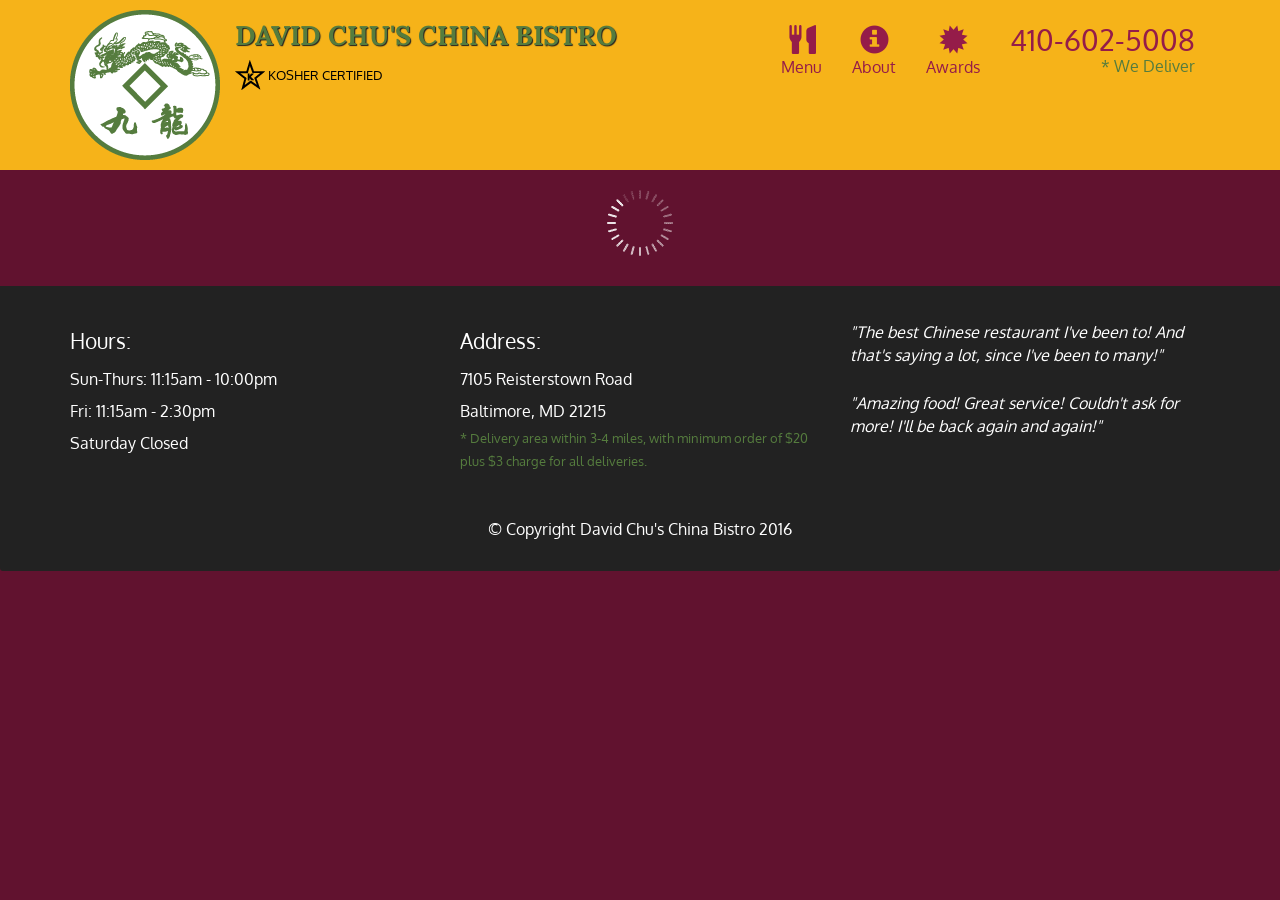
<file: assignment5-solution/index.html>
<!doctype html>
<html lang="en">
  <head>
    <meta charset="utf-8">
    <meta http-equiv="X-UA-Compatible" content="IE=edge">
    <meta name="viewport" content="width=device-width, initial-scale=1">
    <title>David Chu's China Bistro</title>
    <link rel="stylesheet" href="css/bootstrap.min.css">
    <link rel="stylesheet" href="css/styles.css">
    <link href='https://fonts.googleapis.com/css?family=Oxygen:400,300,700' rel='stylesheet' type='text/css'>
    <link href='https://fonts.googleapis.com/css?family=Lora' rel='stylesheet' type='text/css'>
  </head>
<body>
  <header>
    <nav id="header-nav" class="navbar navbar-default">
      <div class="container">
        <div class="navbar-header">
          <a href="index.html" class="pull-left visible-md visible-lg">
            <div id="logo-img" alt="Logo image"></div>
          </a>

          <div class="navbar-brand">
            <a href="index.html"><h1>David Chu's China Bistro</h1></a>
            <p>
              <img src="images/star-k-logo.png" alt="Kosher certification">
              <span>Kosher Certified</span>
            </p>
          </div>

          <button id="navbarToggle" type="button" class="navbar-toggle collapsed" data-toggle="collapse" data-target="#collapsable-nav" aria-expanded="false">
            <span class="sr-only">Toggle navigation</span>
            <span class="icon-bar"></span>
            <span class="icon-bar"></span>
            <span class="icon-bar"></span>
          </button>
        </div>
        
        <div id="collapsable-nav" class="collapse navbar-collapse">
           <ul id="nav-list" class="nav navbar-nav navbar-right">
            <li id="navHomeButton" class="visible-xs active">
              <a href="index.html">
                <span class="glyphicon glyphicon-home"></span> Home</a>
            </li>
            <li id="navMenuButton">
              <a href="#" onclick="$dc.loadMenuCategories();">
                <span class="glyphicon glyphicon-cutlery"></span><br class="hidden-xs"> Menu</a>
            </li>
            <li>
              <a href="#">
                <span class="glyphicon glyphicon-info-sign"></span><br class="hidden-xs"> About</a>
            </li>
            <li>
              <a href="#">
                <span class="glyphicon glyphicon-certificate"></span><br class="hidden-xs"> Awards</a>
            </li>
            <li id="phone" class="hidden-xs">
              <a href="tel:410-602-5008">
                <span>410-602-5008</span></a><div>* We Deliver</div>
            </li>
          </ul><!-- #nav-list -->
        </div><!-- .collapse .navbar-collapse -->
      </div><!-- .container -->
    </nav><!-- #header-nav -->
  </header>

  <div id="call-btn" class="visible-xs">
    <a class="btn" href="tel:410-602-5008">
    <span class="glyphicon glyphicon-earphone"></span>
    410-602-5008
    </a>
  </div>
  <div id="xs-deliver" class="text-center visible-xs">* We Deliver</div>

  <div id="main-content" class="container"></div>

  <footer class="panel-footer">
    <div class="container">
      <div class="row">
        <section id="hours" class="col-sm-4">
          <span>Hours:</span><br>
          Sun-Thurs: 11:15am - 10:00pm<br>
          Fri: 11:15am - 2:30pm<br>
          Saturday Closed
          <hr class="visible-xs">
        </section>
        <section id="address" class="col-sm-4">
          <span>Address:</span><br>
          7105 Reisterstown Road<br>
          Baltimore, MD 21215
          <p>* Delivery area within 3-4 miles, with minimum order of $20 plus $3 charge for all deliveries.</p>
          <hr class="visible-xs">
        </section>
        <section id="testimonials" class="col-sm-4">
          <p>"The best Chinese restaurant I've been to! And that's saying a lot, since I've been to many!"</p>
          <p>"Amazing food! Great service! Couldn't ask for more! I'll be back again and again!"</p>
        </section>
      </div>
      <div class="text-center">&copy; Copyright David Chu's China Bistro 2016</div>
    </div>
  </footer>

  <!-- jQuery (Bootstrap JS plugins depend on it) -->
  <script src="js/jquery-2.1.4.min.js"></script>
  <script src="js/bootstrap.min.js"></script>
  <script src="js/ajax-utils.js"></script>
  <script src="js/script.js"></script>
</body>
</html>
</file>
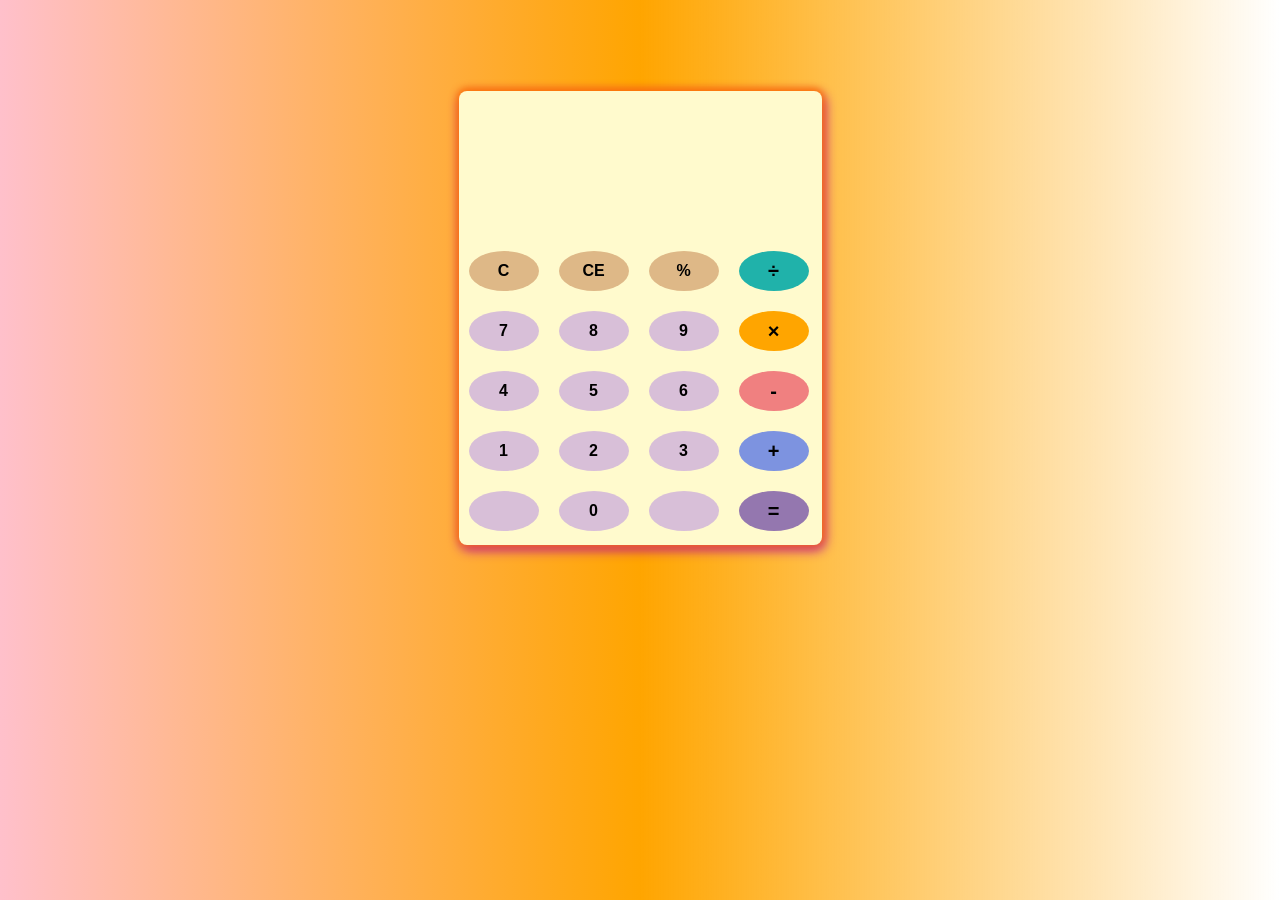
<file: calculator/index.html>
<!DOCTYPE html>
<html>
    <head>
        <title>Calculator</title>
        <link rel="stylesheet" href="style.css">
    </head>
    <body>
    <div id="container">
        <div id="calculator">
            <div id="result">
                <div id="history">
                    <p id="history-value"></p>
                </div>
                <div id="output">
                    <p id="output-value"></p>
                </div>
            </div>
            <div id="keyboard">
                <button class="operator" id="clear">C</button>
                <button class="operator" id="backspace">CE</button>
                <button class="operator" id="%">%</button>
                <button class="operator" id="/">&#247;</button>
                <button class="number" id="7">7</button>
                <button class="number" id="8">8</button>
                <button class="number" id="9">9</button>
                <button class="operator" id="*">&times;</button>
                <button class="number" id="4">4</button>
                <button class="number" id="5">5</button>
                <button class="number" id="6">6</button>
                <button class="operator" id="-">-</button>
                <button class="number" id="1">1</button>
                <button class="number" id="2">2</button>
                <button class="number" id="3">3</button>
                <button class="operator" id="+">+</button>
                <button class="empty" id=""></button>
                <button class="number" id="0">0</button>
                <button class="empty" id="empty"></button>
                <button class="operator" id="=">=</button>
            </div>
        </div>
    </div>

    <script src="javascript.js"></script>
    </body>
</html>
</file>
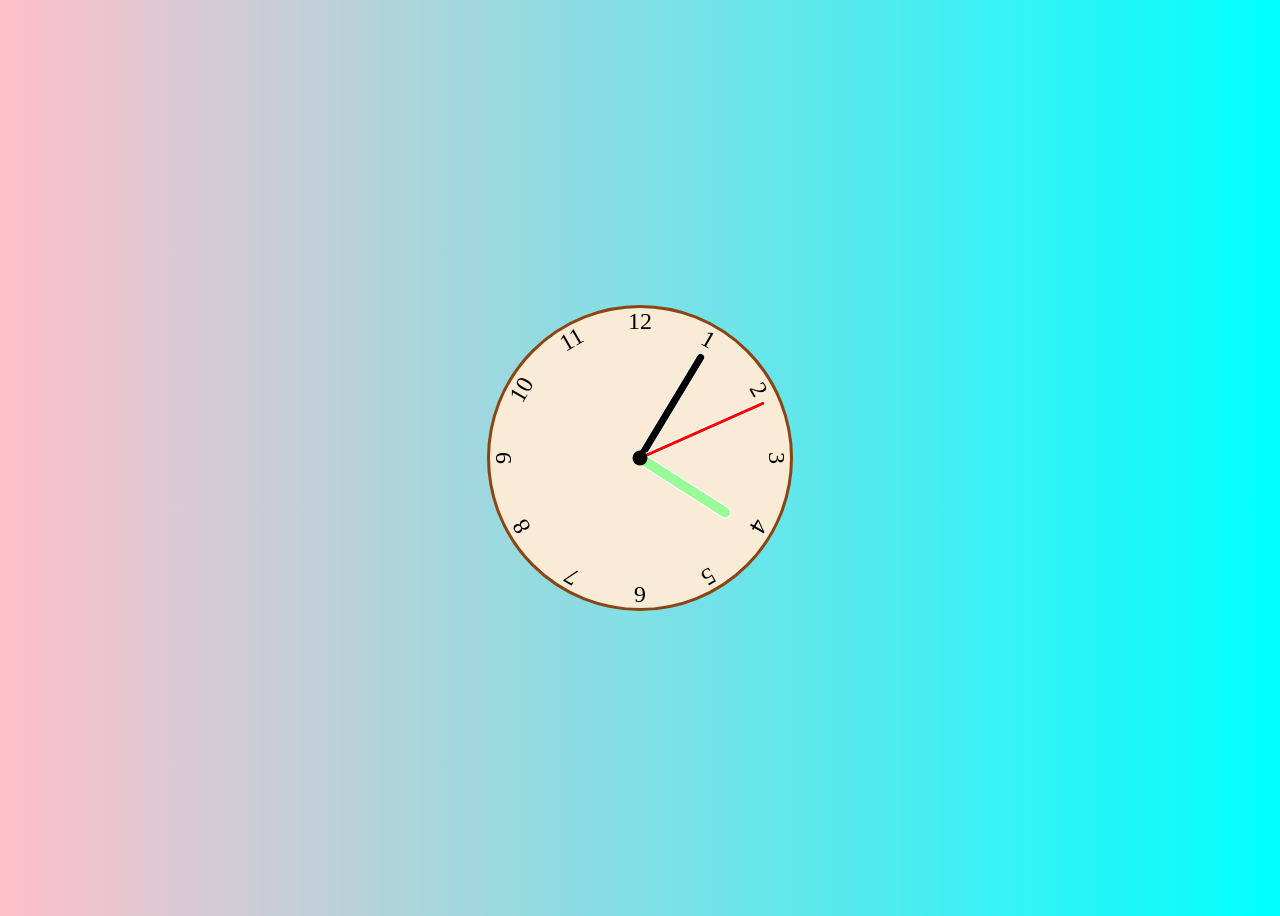
<file: clock/index.html>
<!DOCTYPE html>
<html>
<head>
        <title>Clock</title>
        <meta name="viewport" content="width=device-width, initial-scale=1.0">
        <link rel="stylesheet" href="css.css">
</head>
<body>
    <div class="clock">
        <div class="hour hand" data-hour-hand></div>
        <div class="minute hand" data-minute-hand></div>
        <div class="second hand" data-second-hand></div>
        <div class="number number1">1</div>
        <div class="number number2">2</div>
        <div class="number number3">3</div>
        <div class="number number4">4</div>
        <div class="number number5">5</div>
        <div class="number number6">6</div>
        <div class="number number7">7</div>
        <div class="number number8">8</div>
        <div class="number number9">9</div>
        <div class="number number10">10</div>
        <div class="number number11">11</div>
        <div class="number number12">12</div>
    </div>

    <script src="js.js"></script>
</body>
</html>
</file>
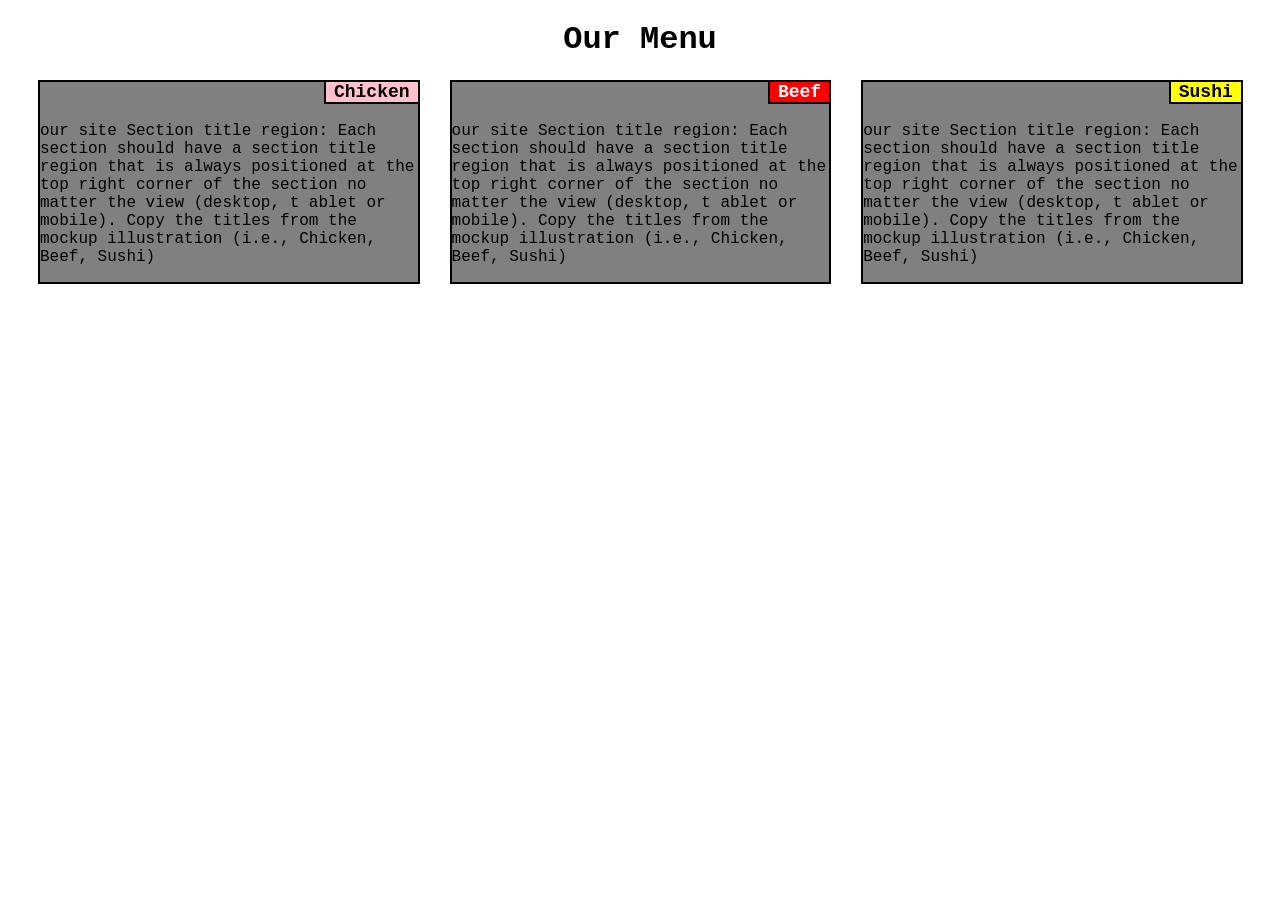
<file: module2/index.html>
<!DOCTYPE html>
<html>
    <head>
        <meta charset="utf-8">
        <meta name="viewport" content="width=device-width, initial-scale=1.0">
        <link rel="stylesheet" href="style.css">
    </head>

    <body>
        <h1>Our Menu</h1>
        <div class="divv">
            <div class="chung first">
                <section class="sec1">Chicken</section>
                <p>our site Section title region: Each section should have a section title
                    region that is always positioned at the top right corner of the section no matter the view (desktop, t
                    ablet or mobile). Copy the titles from the mockup illustration (i.e., Chicken, Beef, Sushi)</p>
            </div>
            
            <div class="chung second">
                <section class="sec2">Beef</section>
                <p>our site Section title region: Each section should have a section title
                    region that is always positioned at the top right corner of the section no matter the view (desktop, t
                    ablet or mobile). Copy the titles from the mockup illustration (i.e., Chicken, Beef, Sushi)</p>
            </div>
            
            <div class="chung third">
                <section class="sec3">Sushi</section>
                <p>our site Section title region: Each section should have a section title
                    region that is always positioned at the top right corner of the section no matter the view (desktop, t
                    ablet or mobile). Copy the titles from the mockup illustration (i.e., Chicken, Beef, Sushi)</p>
            </div>
        </div>
    </body>
</html>
</file>
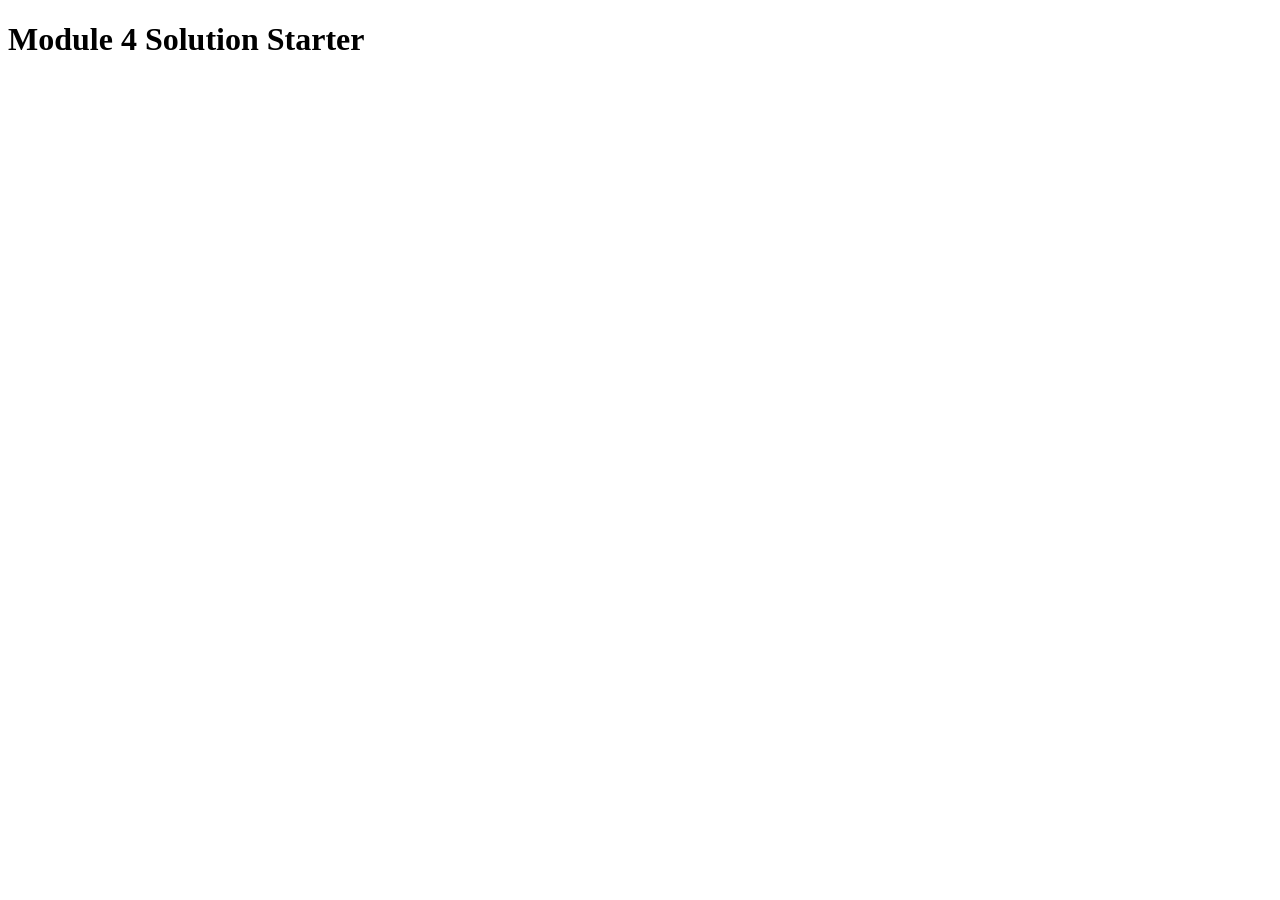
<file: module4/index.html>
<!DOCTYPE html>
<html>
<head>
  <meta charset="utf-8">
  <title>Module 4 Solution Starter</title>
  <script>
    var names = []; // DO NOT REMOVE
  </script>
  <script src="SpeakHello.js"></script>
  <script src="SpeakGoodBye.js"></script>
  <script src="script.js"></script>
</head>
<body>
  <h1>Module 4 Solution Starter</h1>
</body>
</html>
</file>
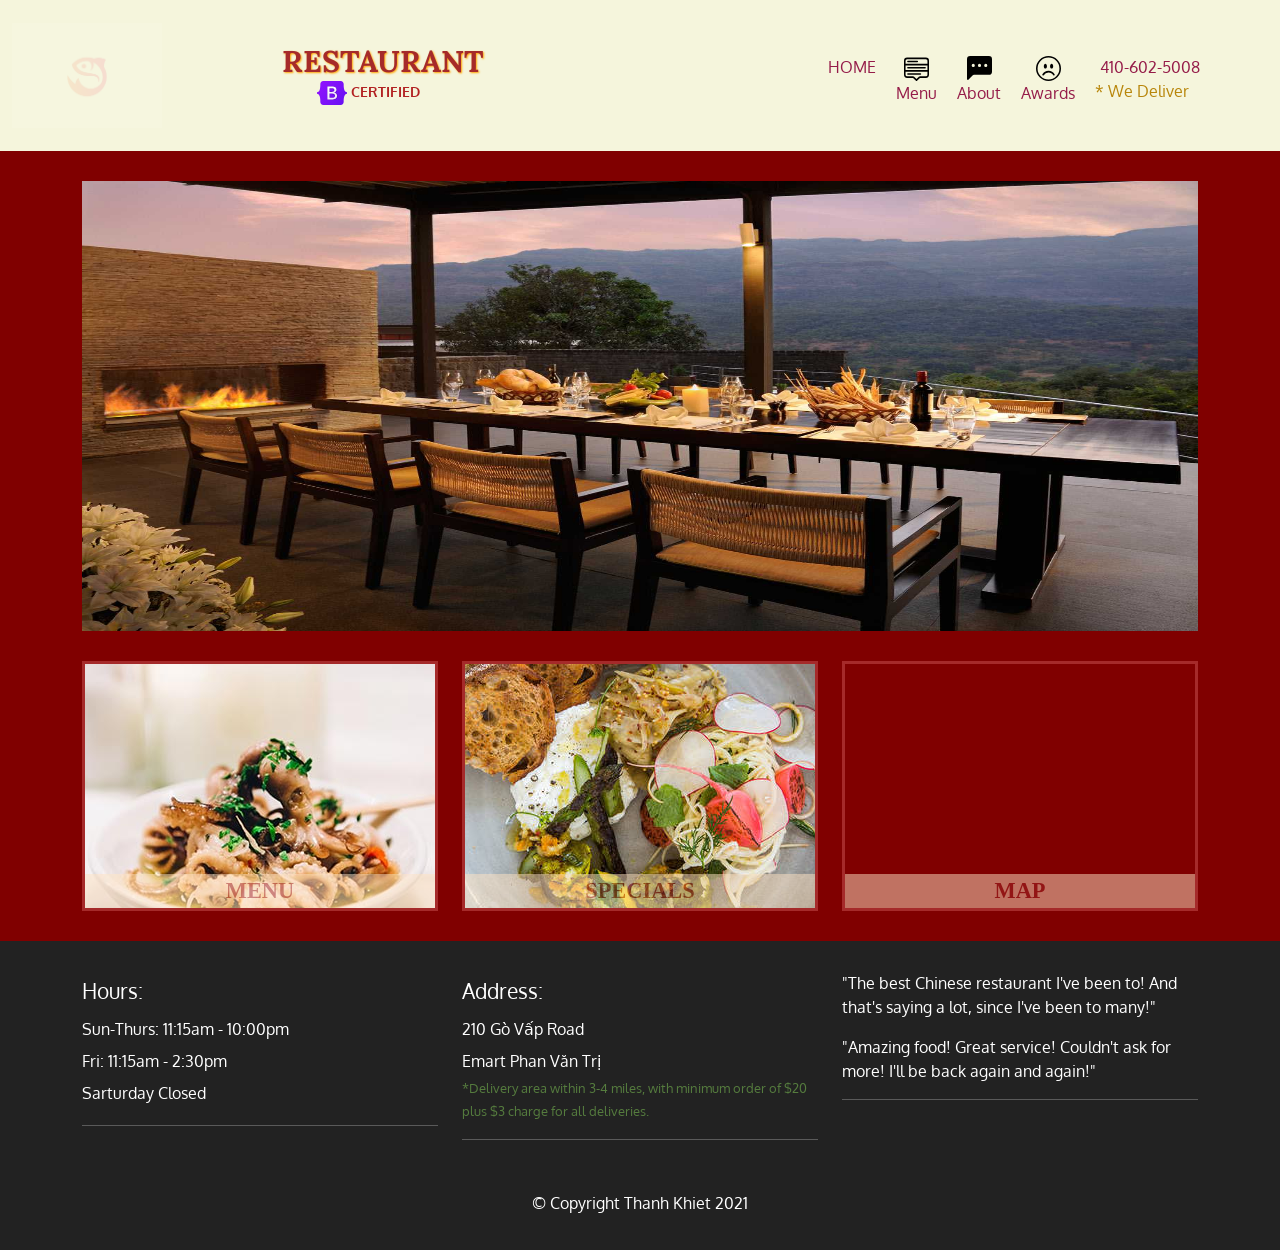
<file: restaurant/index.html>
<!DOCTYPE html>
<html>
    <head>
        <meta charset="utf-8">
        <script src="js/ajax-utils.js"></script>
        <script src="js/script.js"></script>
        <meta http-equiv="X-UA-Compatible" content="IE=edge">
        <meta name="viewport" content="width=device-width, initial-scale=1.0">
        <title>Bootstrap Starter Page</title>
        <link rel="stylesheet" href="css/styles.css">
        <link rel="stylesheet" href="css/bootstrap.min.css">
        <link rel="preconnect" href="https://fonts.gstatic.com">
        <link href="https://fonts.googleapis.com/css2?family=Oxygen&display=swap" rel="stylesheet">
        <link rel="preconnect" href="https://fonts.gstatic.com">
        <link href="https://fonts.googleapis.com/css2?family=Lora&display=swap" rel="stylesheet">
    </head>

    <body id="override-bootstrap">
       <nav class="navbar MyNavBar" >
           <div class="container-fluid">
               <div class="nav-header">
                    <a href="#" class="navbar-brand">
                        <div id="logo-img" alt="Logo image"></div>
                    </a>

                    <div class="navbar-brand" id="restaurant">
                        <a href="#"><h1>Restaurant</h1></a>
                        <p><img src="picture/bootstrap-logo.svg" width="30px" height="24px" alt="image error">
                            <span>Certified</span>
                        </p>
                    </div>
                    
                    <nav class="navbar navbar-expand-lg navbar-light">
                            <div class="container-fluid">
                                <button id="navbarToggle" class="navbar-toggler" type="button" 
                                data-bs-toggle="collapse" 
                                data-bs-target="#navbarTogglerDemo02" 
                                aria-controls="navbarTogglerDemo02" aria-expanded="false" 
                                aria-label="Toggle navigation">
                                    <span class="navbar-toggler-icon"></span>
                                </button>
                            </div>
                    </nav>
               </div>
            <div class="navbar-expand-lg" id="navbar-expand-lg">
               <div class="collapse navbar-collapse" id="navbarTogglerDemo02">
                    <ul id="nav-list" class="navbar-nav nav">
                        <li class="visible-xs active">
                            <a href="index.html">
                                <span>HOME</span>
                            </a>
                        </li>
                        <li class="nav-item">
                            <a href="#" onclick="$dc.loadMenuCategories();">
                                <img src="picture/menu-up.svg" style="width: 25px;">
                                <br class="hidden-xs">Menu
                            </a>
                        </li>
                        <li class="nav-item">
                            <a href="#">
                                <img src="picture/chat-left-dots-fill.svg" style="width: 25px;">
                                <br class="hidden-xs">About
                            </a>
                        </li>
                        <li class="nav-item">
                            <a href="#">
                                <img src="picture/emoji-frown.svg" style="width: 25px;">
                                <br class="hidden-xs">Awards
                            </a>
                        </li>
                        <li id="phone" class="hidden-xs">
                            <a href="tel:410-602-5008">
                                <span>410-602-5008</span>
                            </a>
                            <div>* We Deliver</div>
                        </li>
                    </ul>
                </div>
            </div>
           </div>
        </nav>

        <div class="container" id="main-content">
            
        </div>

        <div class="panel-footer">
            <div class="container">
                <div class="row">
                    <section id="hours" class="col-sm-4">
                        <span>Hours:</span><br>
                        Sun-Thurs: 11:15am - 10:00pm<br>
                        Fri: 11:15am - 2:30pm<br>
                        Sarturday Closed
                        <hr class="visible-xs">
                    </section>
                    <section id="address" class="col-sm-4">
                        <span>Address:</span><br>
                        210 Gò Vấp Road<br>
                        Emart Phan Văn Trị
                        <p>*Delivery area within 3-4 miles, with minimum order
                        of $20 plus $3 charge for all deliveries.</p>
                        <hr class="visible-xs">
                    </section>
                    <section id="testimonials" class="col-sm-4">
                        <p>"The best Chinese restaurant I've been to! And that's 
                        saying a lot, since I've been to many!"</p>
                        <p>"Amazing food! Great service! Couldn't ask for more!
                        I'll be back again and again!"</p>
                        <hr class="visible-xs">
                    </section>
                </div>
                <div class="text-center">&copy; Copyright Thanh Khiet 2021</div>
            </div>
        </div>

        
        <script src="js/bootstrap.min.js"></script>
        <script src="js/jquery-3.5.1.min.js"></script>
    </body>
</html>
</file>
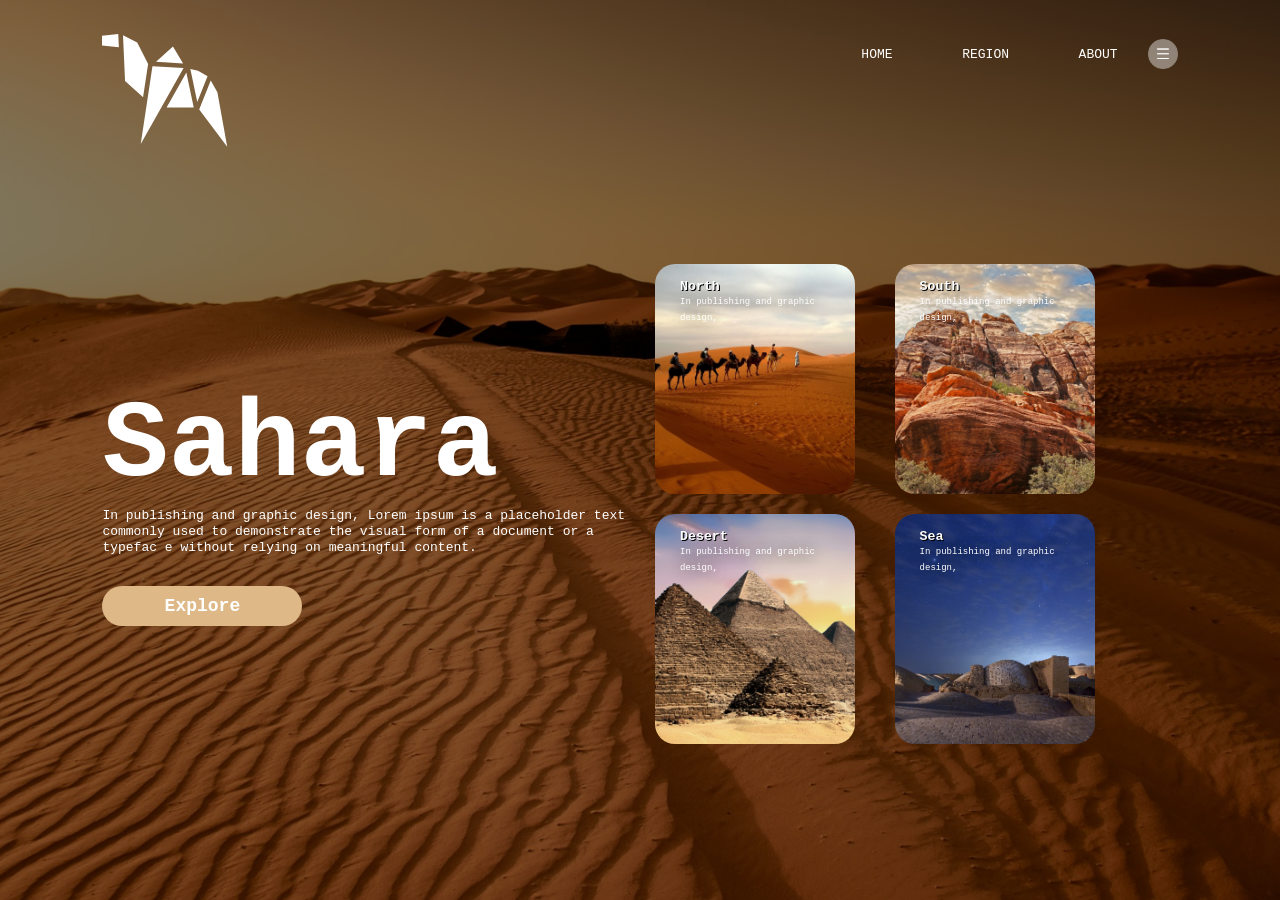
<file: sahara/index.html>
<!DOCTYPE html>
<html>
    <head>
        <meta charset="utf-8">
        <meta http-equiv="X-UA-Compatible" content="IE=edge">
        <meta name="viewport" content="width=device-width, initial-scale=1.0">
        <title></title>
        <link rel="stylesheet" href="style.css">
<!--        <link rel="stylesheet" href="css/bootstrap.min.css">-->
        <link rel="preconnect" href="https://fonts.gstatic.com">
        <link href="https://fonts.googleapis.com/css2?family=Oxygen&display=swap" 
            rel="stylesheet">
    
    </head>

    <body>
        <div class="container">
            <div class="nav-bar">
                <a href="html.html" class="logo"><img src="picture/logo.png"></a>
                <nav>
                    <ul>
                        <li><a href="#">HOME</a></li>
                        <li><a href="#">REGION</a></li>
                        <li><a href="#">ABOUT</a></li>
                    </ul>
                </nav>
                <img src="picture/menu.png" class="menu-icon">
            </div>

            <div class="row">
                <div class="col">
                    <h1>Sahara</h1>
                    <p>In publishing and graphic design, Lorem ipsum is a placeholder text
                        commonly used to demonstrate the visual form of a document or a typefac
                        e without relying on meaningful content.</p>
                    <button type="button">Explore</button>
                </div>
                <div class="col">
                    <div class="card card1">
                        <h5>North</h5>
                        <p>In publishing and graphic design,</p>
                    </div>
                    <div class="card card2">
                        <h5>South</h5>
                        <p>In publishing and graphic design,</p>
                    </div>
                    <div class="card card3">
                        <h5>Desert</h5>
                        <p>In publishing and graphic design,</p>
                    </div>
                    <div class="card card4">
                        <h5>Sea</h5>
                        <p>In publishing and graphic design,</p>
                    </div>
                </div>
            </div>
        </div>




<!--        <script src="js/bootstrap.min.js"></script>-->
<!--        <script src="js/javascript.js"></script>-->
<!--        <script src="js/jquery-3.5.1.min.js"></script>-->
    </body>
</html>
</file>
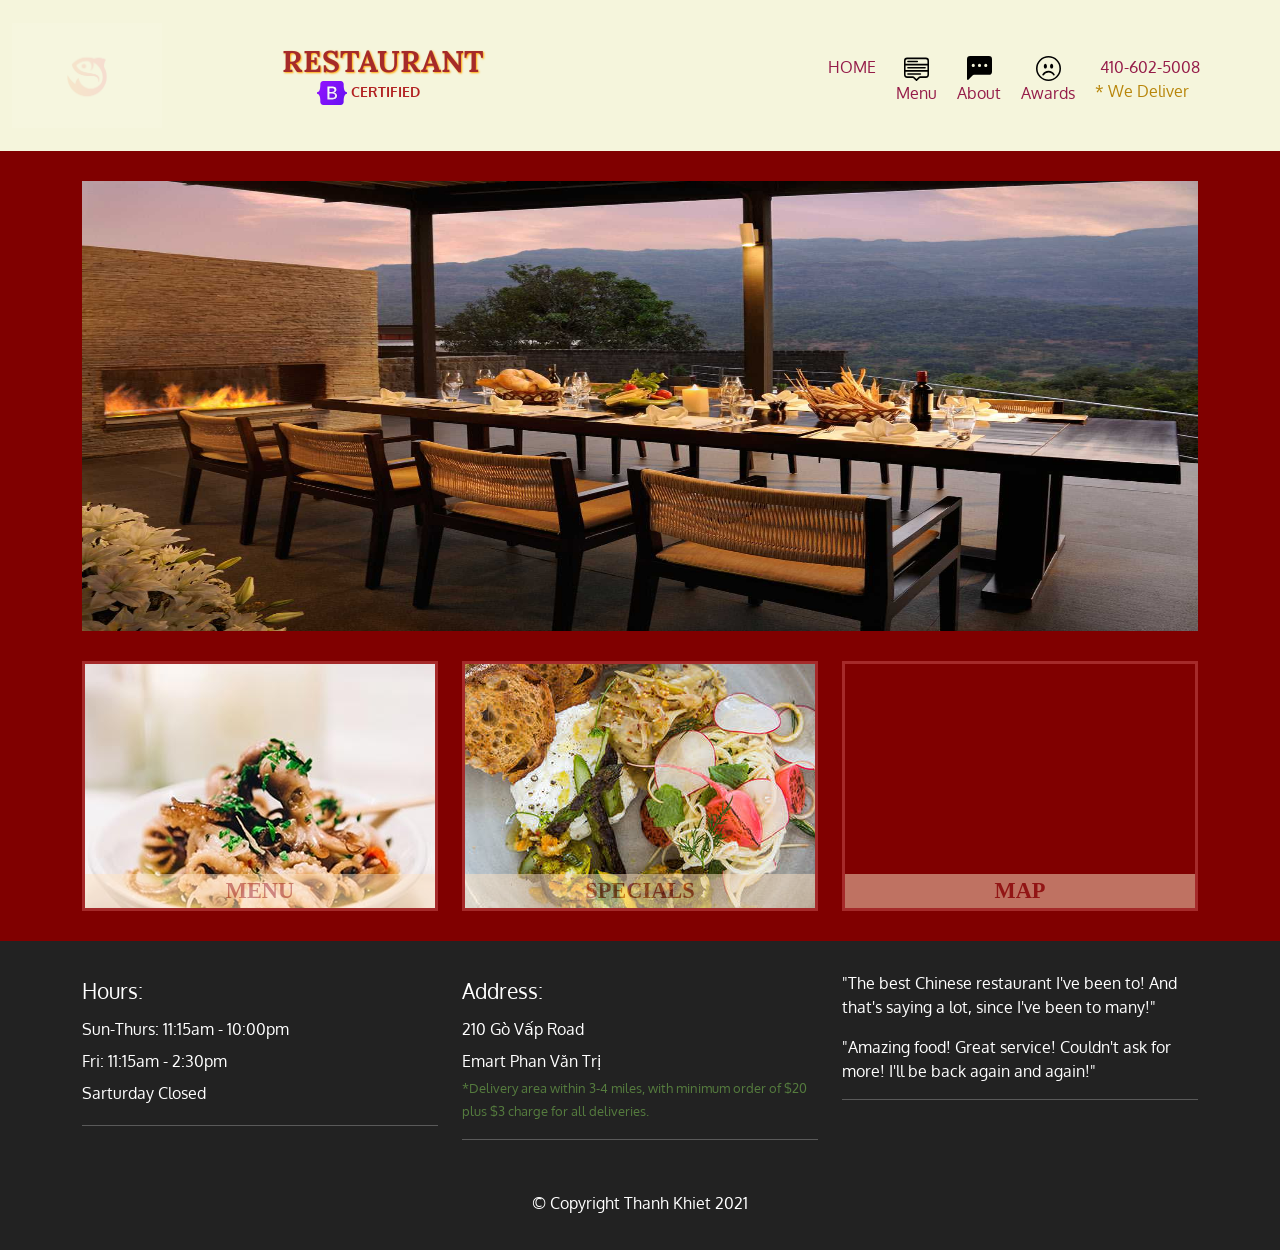
<file: restaurant/menu-categories.html>
<!DOCTYPE html>
<html>
    <head>
        <meta charset="utf-8">
        <script src="js/ajax-utils.js"></script>
        <script src="js/script.js"></script>
        <meta http-equiv="X-UA-Compatible" content="IE=edge">
        <meta name="viewport" content="width=device-width, initial-scale=1.0">
        <title>Restaurant</title>
        <link rel="stylesheet" href="css/styles.css">
        <link rel="stylesheet" href="css/bootstrap.min.css">
        <link rel="preconnect" href="https://fonts.gstatic.com">
        <link href="https://fonts.googleapis.com/css2?family=Oxygen&display=swap" rel="stylesheet">
        <link rel="preconnect" href="https://fonts.gstatic.com">
        <link href="https://fonts.googleapis.com/css2?family=Lora&display=swap" rel="stylesheet">
    </head>

    <body id="override-bootstrap">
       <nav class="navbar MyNavBar" >
           <div class="container-fluid">
               <div class="nav-header">
                    <a href="index.html" class="navbar-brand">
                        <div id="logo-img" alt="Logo image"></div>
                    </a>

                    <div class="navbar-brand" id="restaurant">
                        <a href="#"><h1>Restaurant</h1></a>
                        <p><img src="picture/bootstrap-logo.svg" width="30px" height="24px" alt="image error">
                            <span>Certified</span>
                        </p>
                    </div>
                    
                    <nav class="navbar navbar-expand-lg navbar-light">
                        <div class="container-fluid">
                            <button id="navbarToggle" class="navbar-toggler" type="button" 
                            data-bs-toggle="collapse" 
                            data-bs-target="#navbarTogglerDemo02" 
                            aria-controls="navbarTogglerDemo02" aria-expanded="false" 
                            aria-label="Toggle navigation">
                                <span class="navbar-toggler-icon"></span>
                            </button>
                        </div>
                </nav>
               </div>
            <div class="navbar-expand-lg" id="navbar-expand-lg">
               <div class="collapse navbar-collapse" id="navbarTogglerDemo02">
                    <ul id="nav-list" class="navbar-nav nav">
                        <li class="visible-xs active" id="navHomeButton">
                            <a href="index.html">
                                <span>HOME</span>
                            </a>
                        </li>
                        <li class="nav-item" id="navMenuButton">
                            <a href="menu-categories.html">
                                <img src="picture/menu-up.svg" style="width: 25px;">
                                <br class="hidden-xs">Menu
                            </a>
                        </li>
                        <li class="nav-item">
                            <a href="#">
                                <img src="picture/chat-left-dots-fill.svg" style="width: 25px;">
                                <br class="hidden-xs">About
                            </a>
                        </li>
                        <li class="nav-item">
                            <a href="#">
                                <img src="picture/emoji-frown.svg" style="width: 25px;">
                                <br class="hidden-xs">Awards
                            </a>
                        </li>
                        <li id="phone" class="hidden-xs">
                            <a href="tel:410-602-5008">
                                <span>410-602-5008</span>
                            </a>
                            <div>* We Deliver</div>
                        </li>
                    </ul>
                </div>
            </div>
           </div>
        </nav>

        <div class="container" id="main-content">
            
        </div>

        <div class="panel-footer">
            <div class="container">
                <div class="row">
                    <section id="hours" class="col-sm-4">
                        <span>Hours:</span><br>
                        Sun-Thurs: 11:15am - 10:00pm<br>
                        Fri: 11:15am - 2:30pm<br>
                        Sarturday Closed
                        <hr class="visible-xs">
                    </section>
                    <section id="address" class="col-sm-4">
                        <span>Address:</span><br>
                        210 Gò Vấp Road<br>
                        Emart Phan Văn Trị
                        <p>*Delivery area within 3-4 miles, with minimum order
                        of $20 plus $3 charge for all deliveries.</p>
                        <hr class="visible-xs">
                    </section>
                    <section id="testimonials" class="col-sm-4">
                        <p>"The best Chinese restaurant I've been to! And that's 
                        saying a lot, since I've been to many!"</p>
                        <p>"Amazing food! Great service! Couldn't ask for more!
                        I'll be back again and again!"</p>
                        <hr class="visible-xs">
                    </section>
                </div>
                <div class="text-center">&copy; Copyright Thanh Khiet 2021</div>
            </div>
        </div>

        <script src="js/bootstrap.min.js"></script>
        <script src="js/jquery-3.5.1.min.js"></script>
    </body>
</html>
</file>
<file: assignment5-solution/css/styles.css>
body {
  font-size: 16px;
  color: #fff;
  background-color: #61122f;
  font-family: 'Oxygen', sans-serif;
}

/** HEADER **/
#header-nav {
  background-color: #f6b319;
  border-radius: 0;
  border: 0;
}

#logo-img {
  background: url('../images/restaurant-logo_large.png') no-repeat;
  width: 150px;
  height: 150px;
  margin: 10px 15px 10px 0;
}

.navbar-brand {
  padding-top: 25px;
}
.navbar-brand h1 { /* Restaurant name */
  font-family: 'Lora', serif;
  color: #557c3e;
  font-size: 1.5em;
  text-transform: uppercase;
  font-weight: bold;
  text-shadow: 1px 1px 1px #222;
  margin-top: 0;
  margin-bottom: 0;
  line-height: .75;
}
.navbar-brand a:hover, .navbar-brand a:focus {
  text-decoration: none;
}
.navbar-brand p { /* Kosher cert */
  color: #000;
  text-transform: uppercase;
  font-size: .7em;
  margin-top: 15px;
}
.navbar-brand p span { /* Star-K */
  vertical-align: middle;
}

#nav-list {
  margin-top: 10px;
}
#nav-list a {
  color: #951C49;
  text-align: center;
}
#nav-list a:hover {
  background: #E7E7E7;
}
#nav-list a span {
  font-size: 1.8em;
}

#phone {
  margin-top: 5px;
}
#phone a { /* Phone number */
  text-align: right;
  padding-bottom: 0;
}
#phone div { /* We Deliver */
  color: #557c3e;
  text-align: right;
  padding-right: 15px;
}

.navbar-header button.navbar-toggle, .navbar-header .icon-bar {
  border: 1px solid #61122f;
}
.navbar-header button.navbar-toggle {
  clear: both;
  margin-top: -30px;
}
/* END HEADER */

/* FOOTER */
.panel-footer {
  margin-top: 30px;
  padding-top: 35px;
  padding-bottom: 30px;
  background-color: #222;
  border-top: 0;
}
.panel-footer div.row {
  margin-bottom: 35px;
}
#hours, #address {
  line-height: 2;
}
#hours > span, #address > span {
  font-size: 1.3em;
}
#address p {
  color: #557c3e;
  font-size: .8em;
  line-height: 1.8;
}
#testimonials {
  font-style: italic;
}
#testimonials p:nth-child(2) {
  margin-top: 25px;
}
/* END FOOTER */



/* HOME PAGE */
.container .jumbotron {
  box-shadow: 0 0 50px #3F0C1F;
  border: 2px solid #3F0C1F;
}

#menu-tile, #specials-tile, #map-tile {
  height: 250px;
  width: 100%;
  margin-bottom: 15px;
  position: relative;
  border: 2px solid #3F0C1F;
  overflow: hidden;
}
#menu-tile:hover, #specials-tile:hover, #map-tile:hover {
  box-shadow: 0 1px 5px 1px #cccccc;
}
#menu-tile {
  background: url('../images/menu-tile.jpg') no-repeat;
  background-position: center;
}
#specials-tile {
  background: url('../images/specials-tile.jpg') no-repeat;
  background-position: center;
}
#menu-tile span, #specials-tile span, #map-tile span {
  position: absolute;
  bottom: 0;
  right: 0;
  width: 100%;
  text-align: center;
  font-size: 1.6em;
  text-transform: uppercase;
  background-color: #000;
  color: #fff;
  opacity: .8;
}
/* END HOME PAGE */

/* MENU CATEGORIES PAGE */
.category-tile { 
  position: relative;
  border: 2px solid #3F0C1F;
  overflow: hidden;
  width: 200px;
  height: 200px;
  margin: 0 auto 15px;
}
.category-tile span {
  position: absolute;
  bottom: 0;
  right: 0;
  width: 100%;
  text-align: center;
  font-size: 1.2em;
  text-transform: uppercase;
  background-color: #000;
  color: #fff;
  opacity: .8;
}
.category-tile:hover {
  box-shadow: 0 1px 5px 1px #cccccc;
}

#menu-categories-title + div {
  margin-bottom: 50px;
}
/* END MENU CATEGORIES PAGE */

/* SINGLE CATEGORY PAGE */
.menu-item-tile {
  margin-bottom: 25px;
}
.menu-item-tile hr {
  width: 80%;
}
.menu-item-tile .menu-item-price {
  font-size: 1.1em;
  text-align: right;
  margin-top: -15px;
  margin-right: -15px;
}
.menu-item-tile .menu-item-price span {
  font-size: .6em;
}
.menu-item-photo {
  position: relative;
  border: 2px solid #3F0C1F; 
  overflow: hidden;
  padding: 0;
  margin-right: -15px;
  margin-left: auto;
  margin-bottom: 20px;
  max-width: 250px;
}
.menu-item-photo div {
  position: absolute;
  bottom: 0;
  right: 0;
  width: 80px;
  background-color: #557c3e;
  text-align: center;
}
.menu-item-description {
  padding-right: 30px;
}
h3.menu-item-title {
  margin: 0 0 10px;
}
.menu-item-details {
  font-size: .9em;
  font-style: italic;
}
/* END SINGLE CATEGORY PAGE */


/********** Large devices only **********/
@media (min-width: 1200px) {
  .container .jumbotron {
    background: url('../images/jumbotron_1200.jpg') no-repeat;
    height: 675px;
  }
}

/********** Medium devices only **********/
@media (min-width: 992px) and (max-width: 1199px) {
  /* Header */
  #logo-img {
    background: url('../images/restaurant-logo_medium.png') no-repeat;
    width: 100px;
    height: 100px;
    margin: 5px 5px 5px 0;
  }
  /* End Header */

  /* Home Page */
  .container .jumbotron {
    background: url('../images/jumbotron_992.jpg') no-repeat;
    height: 558px;
  }
  /* End Home Page */
}

/********** Small devices only **********/
@media (min-width: 768px) and (max-width: 991px) {
  /* Home Page */
  .container .jumbotron {
    background: url('../images/jumbotron_768.jpg') no-repeat;
    height: 432px;
  }
  /* End Home Page */
}

/********** Extra small devices only **********/
@media (max-width: 767px) {
  /* Header */
  .navbar-brand {
    padding-top: 10px;
    height: 80px;
  }
  .navbar-brand h1 { /* Restaurant name */
    padding-top: 10px;
    font-size: 5vw; /* 1vw = 1% of viewport width */
  }
  .navbar-brand p { /* Kosher cert */
    font-size: .6em;
    margin-top: 12px;
  }
  .navbar-brand p img { /* Star-K */
    height: 20px;
  }

  #collapsable-nav a { /* Collapsed nav menu text */
    font-size: 1.2em;
  }
  #collapsable-nav a span { /* Collapsed nav menu glyph */
    font-size: 1em;
    margin-right: 5px;
  }

  #call-btn > a {
    font-size: 1.5em;
    display: block;
    margin: 0 20px;
    padding: 10px;
    border: 2px solid #fff;
    background-color: #f6b319;
    color: #951c49;
  }
  #xs-deliver {
    margin-top: 5px;
    font-size: .7em;
    letter-spacing: .1em;
    text-transform: uppercase;
  }
  /* End Header */

  /* Footer */
  .panel-footer section {
    margin-bottom: 30px;
    text-align: center;
  }
  .panel-footer section:nth-child(3) {
    margin-bottom: 0; /* margin already exists on the whole row */
  }
  .panel-footer section hr {
    width: 50%;
  }
  /* End Footer */

  /* Home Page */
  .container .jumbotron {
    margin-top: 30px;
    padding: 0;
  }
  #menu-tile, #specials-tile {
    width: 360px;
    margin: 0 auto 15px;
  }

  .menu-item-photo {
    margin-right: auto;
  }
  .menu-item-tile .menu-item-price {
    text-align: center;
  }
  .menu-item-description {
    text-align: center;;
  }
}


/********** Super extra small devices Only :-) (e.g., iPhone 4) **********/
@media (max-width: 479px) {
  /* Header */
  .navbar-brand h1 { /* Restaurant name */
    padding-top: 5px;
    font-size: 6vw;
  }
  /* End Header */
  
  /* Home page */
  #menu-tile, #specials-tile {
    width: 280px;
    margin: 0 auto 15px;
  }

  .col-xxs-12 {
    position: relative;
    min-height: 1px;
    padding-right: 15px;
    padding-left: 15px;
    float: left;
    width: 100%;
  }
}
</file>
<file: calculator/style.css>
body {
    background: linear-gradient(to right, pink, orange, transparent);
}
#container{
    max-width: 1000px;
    height: 677px;
    /*background-image: linear-gradient(rgba(0,0,0,0.3),rgba(0,0,0,0.3)), url(bg.jpg);*/
    margin: 20px auto;
}
#calculator{
    width: 363px;
    height: 454px;
    margin: 0 auto;
    background-color: lemonchiffon;
    position: relative;
    top: 71px;
    border-radius: 8px;
    box-shadow: 0px -1px 7px 2px #ff7700, 2px 4px 12px 1px #ba1299;
}
#result{
    height: 150px;
}
div p {
    margin: 10px 0px;
}
#history{
    text-align: right;
    height: 50px;
    margin: 0 30px;
    padding-top: 5px;
    font-size: 20px;
    color: seagreen;
}
#output{
    text-align: right;
    margin: 0px 30px;
    font-size: 35px;
    color: darkviolet;
}
#keyboard{
    height: 300px;
}
.operator, .number, .empty{
    float: left;
    width: 70px;
    height: 40px;
    margin: 10px;
    border-radius: 50%;
    border-width: 0;
    font-weight: bold;
    font-size: 16px;
    background-color: burlywood;
}
.number, .empty{
    background-color: thistle;
}
.operator, .number{
    cursor: pointer;
}
.operator:active , .number:active{
    font-size: 13px;
}
.operator:focus, .number:focus, .empty:focus{
    outline: 0;
}
button:nth-child(4){
    font-size: 20px;
    background-color: #20b2aa;
}
button:nth-child(8){
    font-size: 20px;
    background-color: #ffa500;
}
button:nth-child(12){
    font-size: 20px;
    background-color: #f08080;
}
button:nth-child(16){
    font-size: 20px;
    background-color: #7d93e0;
}
button:nth-child(20){
    font-size: 20px;
    background-color: #9477af;
}
</file>
<file: clock/css.css>
body{
    background : linear-gradient(to right, pink, aqua);
    display: flex;
    justify-content: center;
    align-items: center;
    min-height: 100vh;
    overflow: hidden;
}
.clock{
    width: 300px;
    height: 300px;
    border: 3px saddlebrown solid;
    border-radius: 50%;
    background-color: antiquewhite;
    position: relative;
}
.clock .number{
    --rotation : 0;
    text-align: center;
    position: absolute;
    width: 300px;
    height: 300px;
    transform: rotate(var(--rotation));
    font-size: 1.5rem;
}
.clock .number1{ --rotation: 30deg;}
.clock .number2{--rotation: 60deg;}
.clock .number3{--rotation: 90deg;}
.clock .number4{--rotation: 120deg;}
.clock .number5{--rotation: 150deg;}
.clock .number6{--rotation: 180deg;}
.clock .number7{--rotation: 210deg;}
.clock .number8{--rotation: 240deg;}
.clock .number9{--rotation: 270deg;}
.clock .number10{--rotation: 300deg;}
.clock .number11{--rotation: 330deg;}
.clock .number12{--rotation: 360deg;}

.clock .hand{
    --rotation: 0;
    background-color: black;
    position: absolute;
    width: 10px;
    height: 50%;
    left: 50%;
    bottom: 50%;
    transform: translateX(-50%) rotate(calc(var(--rotation)*1deg));
    transform-origin: bottom;
    border: 1px solid white;
    border-top-left-radius: 10px;
    border-top-right-radius: 10px;
    z-index: 10;
}
.clock .hand.hour{
    width: 10px;
    height: 35%;
    background-color: palegreen;
}
.clock .hand.minute{
    width: 7px;
    height: 40%;
    background-color: black;
}
.clock .hand.second{
    width: 3px;
    height: 45%;
    background-color: red;
}
.clock::after{
    position: absolute;
    background-color: black;
    top: 50%;
    left: 50%;
    width: 15px;
    height: 15px;
    content: '';
    transform: translate(-50%, -50%);
    z-index: 11;
    border-radius: 50%;
}
</file>
<file: module2/style.css>
*{
    font-family: 'Courier New', Courier, monospace;
    box-sizing: border-box;
}

h1{
    text-align: center;
}

.chung {
    background-color: grey;
    border: black 2px solid;
}

.sec1{
    color: black;
    background-color: pink;
    float: right;
}
.sec2{
    color: white;
    background-color: red;
    float: right;
}
.sec3{
    color: black;
    background-color: yellow;
    float: right;
}
section {
    border-bottom: black solid 2px;
    border-left: black solid 2px;
    font-size: large;
    font-weight: bold;
    padding-left: 8px;
    padding-right: 8px;
}

p {
    margin-top: 40px;
}

.divv{
    position: absolute;
}

@media (min-width: 992px) {
    .chung{
        width: 30%;
        float: left;
        margin-left: 30px;
    }
}

@media (min-width: 768px) and (max-width: 991px) {
    .chung{
        width: 45%;
        float: left;
        margin-left: 30px;
    }
    .third{
        clear: left;
        margin-top: 30px;
        width: 93.1%;
    }
}
@media (max-width: 767px) {
    .chung{
        width: 100%;
        margin-bottom: 30px;
    }
}
</file>
<file: sahara/style.css>
* {
    font-family: 'Courier New', Courier, monospace;
    margin: 0px;
    padding: 0px;
}
.container{
    width: 100%;
    height: 100vh;
    background-image: linear-gradient(rgba(0,0,0,0.5), rgba(0,0,0,0.5)), url(picture/background.png);
    background-position: center;
    background-size: cover;
    padding-left: 8%;
    padding-right: 8%;
    box-sizing: border-box;
}
.nav-bar{
    height: 12%;
    display: flex;
    align-items: center;
}
.logo{
    cursor: pointer;
    height: 40px;
}
.menu-icon{
    cursor: pointer;
    height: 30px;
    margin-left: 30px;
}
nav{
    flex: 1;
    text-align: right;
}
nav ul li {
    margin-left: 60px;
    display: inline-block;
    list-style: none;
}
nav ul li a {
    text-decoration: none;
    color: white;
    font-size: 13px;
}
.row{
    display: flex;
    height: 88%;
    align-items: center;
}
.col {
    flex-basis: 50%;
}
h1{
    color: white;
    font-size: 110px;
}
p{
    color: white;
    font-size: 13px;
    line-height: 16px;
}
button{
    margin-top: 30px;
    border: 0;
    color: white;
    width: 200px;
    height: 40px;
    background-color: burlywood;
    border-radius: 40px;
    font-size: 18px;
    color: white;
    outline: none;
    font-weight: bold;
    cursor: pointer;
}
.card{
    width: 200px;
    height: 230px;
    border-radius: 20px;
    padding: 15px 25px;
    box-sizing: border-box;
    cursor: pointer;
    margin: 10px 15px;
    background-position: center;
    background-size: cover;
    display: inline-block;
    transition: transform 0.5s;
}
.card1{
    background-image: url(picture/pic-1.png);
}
.card2{
    background-image: url(picture/pic-2.png);
}
.card3{
    background-image: url(picture/pic-3.png);
}
.card4{
    background-image: url(picture/pic-4.png);
}
h5{
    text-shadow: 1px 1px black;
    color: white;
}
.card:hover{
    transform: translateY(-15px);
}
.card p {
    font-size: 9px;
    text-shadow: 1px 1px 15px black;
}
</file>
<file: restaurant/css/styles.css>
#override-bootstrap {
    background-color: maroon;
    color: #fff;
    font-size: 16px;
    font-family: 'Oxygen', sans-serif;
}
.MyNavBar{
    background-color: beige;
}
.nav-header{
    width: 50%;
    display: flex;
    flex-wrap: inherit;
    align-items: center;
    justify-content: space-between;
}
#logo-img{
    background: url("../picture/logo-res.jpg") no-repeat;
    width: 150px;
    height: 105px;
    margin: 10px 15px 10px 0;
    opacity: 0.1;
    background-size: cover;
    background-position: bottom;
}
#restaurant{
    position: absolute;
    left: 22%;
    top: 45px;
}
.navbar-brand a {
    text-decoration: none;
}
.navbar-brand a h1 {
    font-family: 'Lora', serif;
    color: brown;
    text-transform: uppercase;
    font-size: 1.5em;
    font-weight: bold;
    text-shadow: 1px 1px 2px orange;
    line-height: 0.75;
}
.navbar-brand a:hover , navbar-brand a:focus{
    text-decoration: none;
}
.navbar-brand p {
    text-transform: uppercase;
    color: firebrick;
    font-size: .7em;
    font-weight: bold;
    margin-left: 35px;
}
.icon-menu{
    border-radius: 50%;
    background-color: black;
    width: 100%;
    height: 100%;
}
.container-fluid > button:focus{
    box-shadow: none;
}

#nav-list{
    margin-top: 8px;
}
#nav-list li{
    margin-right: 20px;
    text-align: center;
}
#nav-list a{
    color: #951C49;
    text-decoration: none;
}
#phone a{
    text-align: right;
    padding-bottom: 0;
}
#phone div{
    color:darkgoldenrod;
    text-align: right;
    padding-right: 15px;
}

.container-fluid > .navbar-expand-lg{
    width: 35%;
}
.nav-header .navbar-expand-lg{
    position: absolute;
    right: 0px;
}

/* Responsive */
@media (min-width: 1200px){

}
@media (min-width: 993px) and (max-width: 1199){

}

@media (max-width: 991px) and (min-width: 768px){
    #navbar-expand-lg{
        width: 100% !important;
    } 
}

@media (max-width: 767px){
    #navbar-expand-lg{
        width: 100%;
    }
    .hidden-xs{
        display: none;
    }

    /* FOOTER */
    .panel-footer section{
        margin-bottom: 30px;
        text-align: center;
    }
    .panel-footer section:nth-child(3){
        margin-bottom: 0;
    }
    .panel-footer section hr{
        width: 50%;
    }
    .visible-xs{
        margin: 0 auto;
    }
    .menu-item-photo{
        margin-right: auto !important;
    }
    .menu-item-tile .menu-item-price{
        text-align: center !important;
    }
    .menu-item-description{
        text-align: center;
    }
}
/* Responsive */

.img-responsive{
    width: 100%;
    height: 50vh;
    margin-top: 30px;
}

/* HOME PAGE */
#menu-tile, #specials-tile, #map-tile{
    height: 250px;
    width: 100%;
    margin-top: 30px;
    margin-bottom: 30px;
    position: relative;
    border: 3px solid brown;
    overflow: hidden;
}
.category-tile{
    position: relative;
    width: 200px;
    height: 200px;
    border: 2px solid sandybrown;
    margin: 0 auto 15px;
    overflow: hidden;
}
.category-tile:hover{
    box-shadow: 0 1px 5px 1px #cccccc;
}
.category-tile span{
    position: absolute;
    width: 100%;
    bottom: 0;
    text-align: center;
    text-transform: uppercase;
    font-size: 1.2em;
    background-color: #000;
    color: #fff;
    opacity: .6;
}
#menu-categories-title:hover{
    margin-bottom: 50px;
    cursor: pointer;
}
#menu-tile:hover, #specials-tile:hover, #map-tile:hover{
    box-shadow: 0 1px 5px 1px #cccccc;
}
#menu-tile{
    background: url("../picture/dishes1.jpg");
    background-position: center;
}
#specials-tile{
    background: url("../picture/dishes2.jpg");
    background-position: center;
}
#home-tiles span{
    position: absolute;
    bottom: 0;
    width: 100%;
    text-align: center;
    font-size: 1.4em;
    background-color: bisque;
    text-transform: uppercase;
    color: brown;
    opacity: 0.5;
    font-weight: bold;
    font-family: cursive;
}
/* END HOME PAGE */

/* FOOTER */
.panel-footer{
    background-color: #222;
    padding-top: 30px;
    padding-bottom: 35px;
}
.panel-footer div.row{
    margin-bottom: 35px;
}
#hours, #address{
    line-height: 2;
}
#hours > span, #address > span{
    font-size: 1.3em;
}
#address p{
    color: #557c3e;
    font-size: .8em;
    line-height: 1.8;
}
#testimonials{
    font-size: italic !important;
}
#testimonials p:nth-child(2){
    margin-top: 10px;
}

/* single-category.html */
.menu-item-photo img{
    height: 15vh;
}
.menu-item-tile{
    margin-bottom: 25px;
}
.menu-item-tile hr{
    width: 80%;
}
.menu-item-tile .menu-item-price{
    font-size: 1.1em;
    text-align: right;
    margin-top: -15px;
    margin-right: -15px;
}
.menu-item-tile .menu-item-price span{
    font-size: .6em;
}
.menu-item-photo{
    position: relative;
    border: 2px solid #3f0c1f;
    overflow: hidden;
    padding: 0;
    margin-right: -15px;
    margin-left: auto;
    margin-bottom: 20px;
    max-width: 250px;
}
.menu-item-photo div{
    position: absolute;
    bottom: 0;
    right: 0;
    width: 80px;
    background-color: #557c3e;
    text-align: center;
}
.menu-item-description{
    padding-right: 30px;
}
h3.menu-item-title{
    margin: 0 0 10px;
}
.menu-item-details{
    font-size: .9em;
    font-size: italic;
}
</file>
